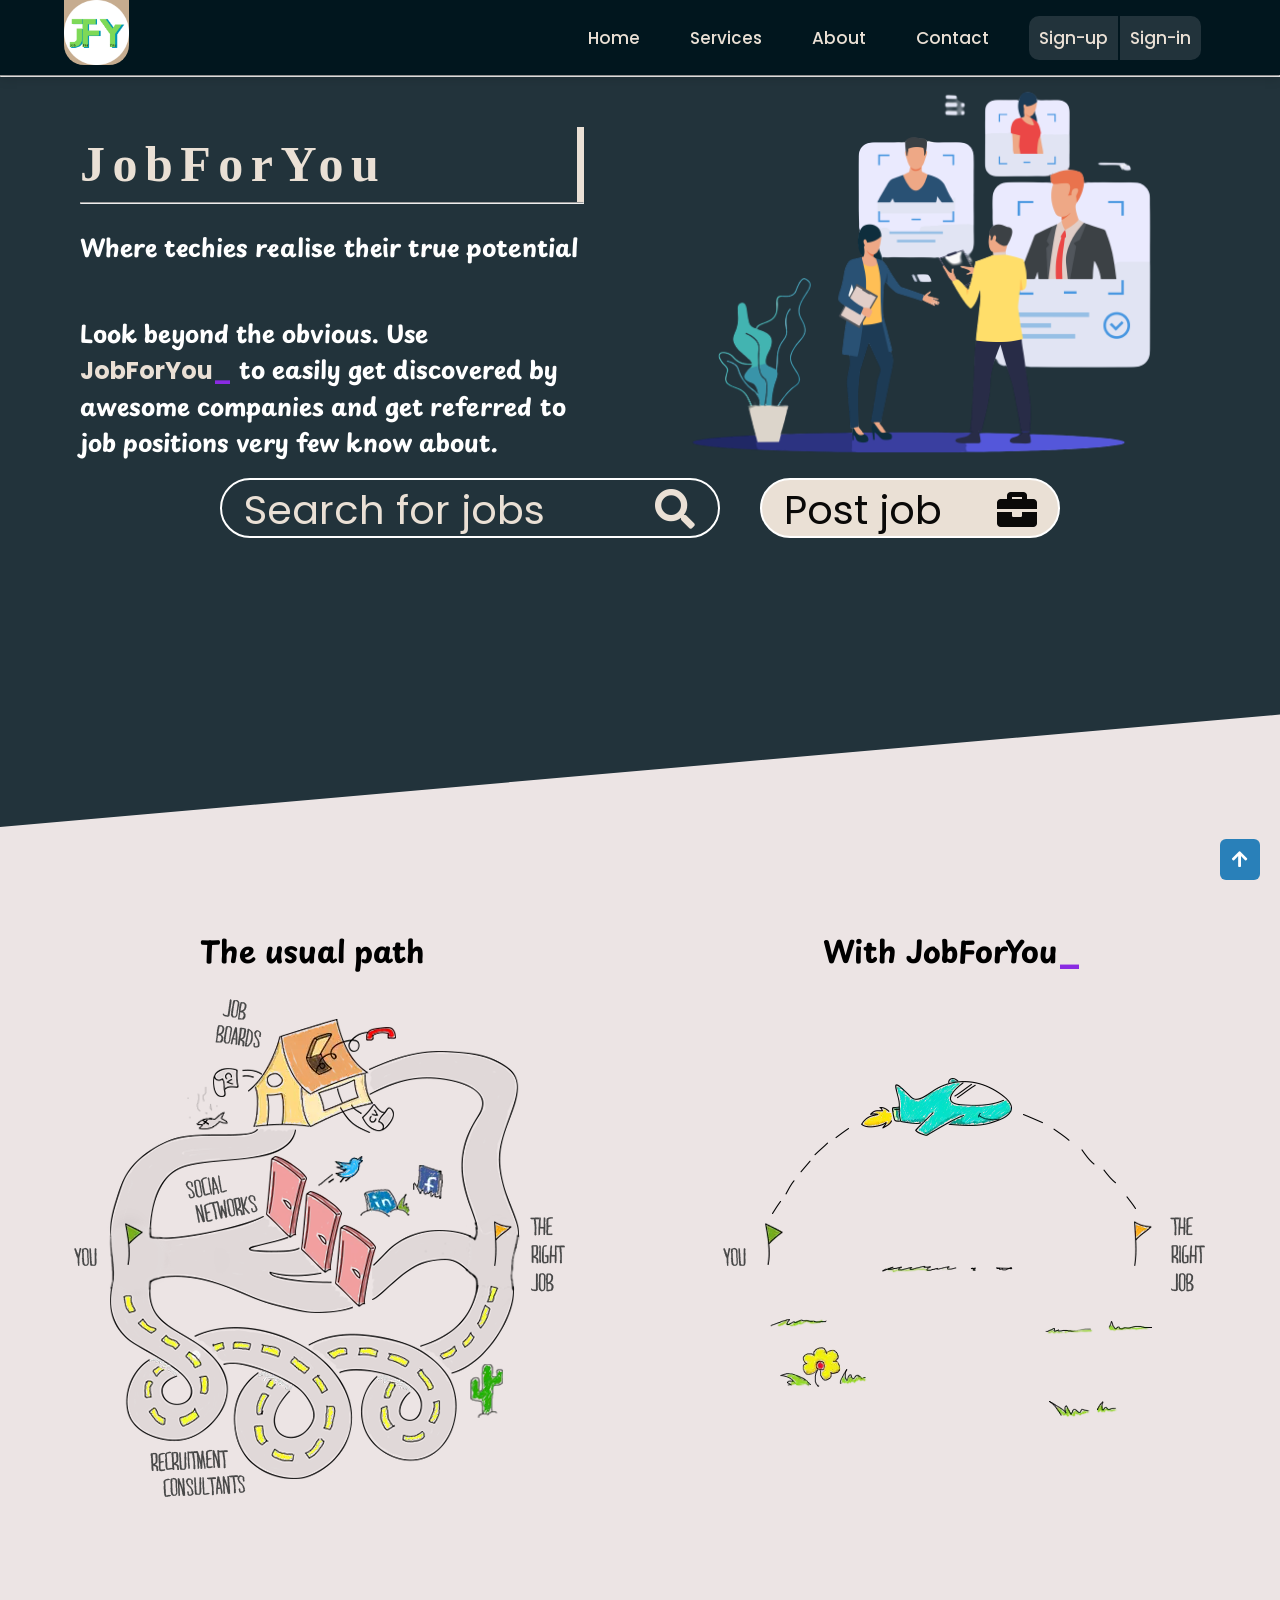
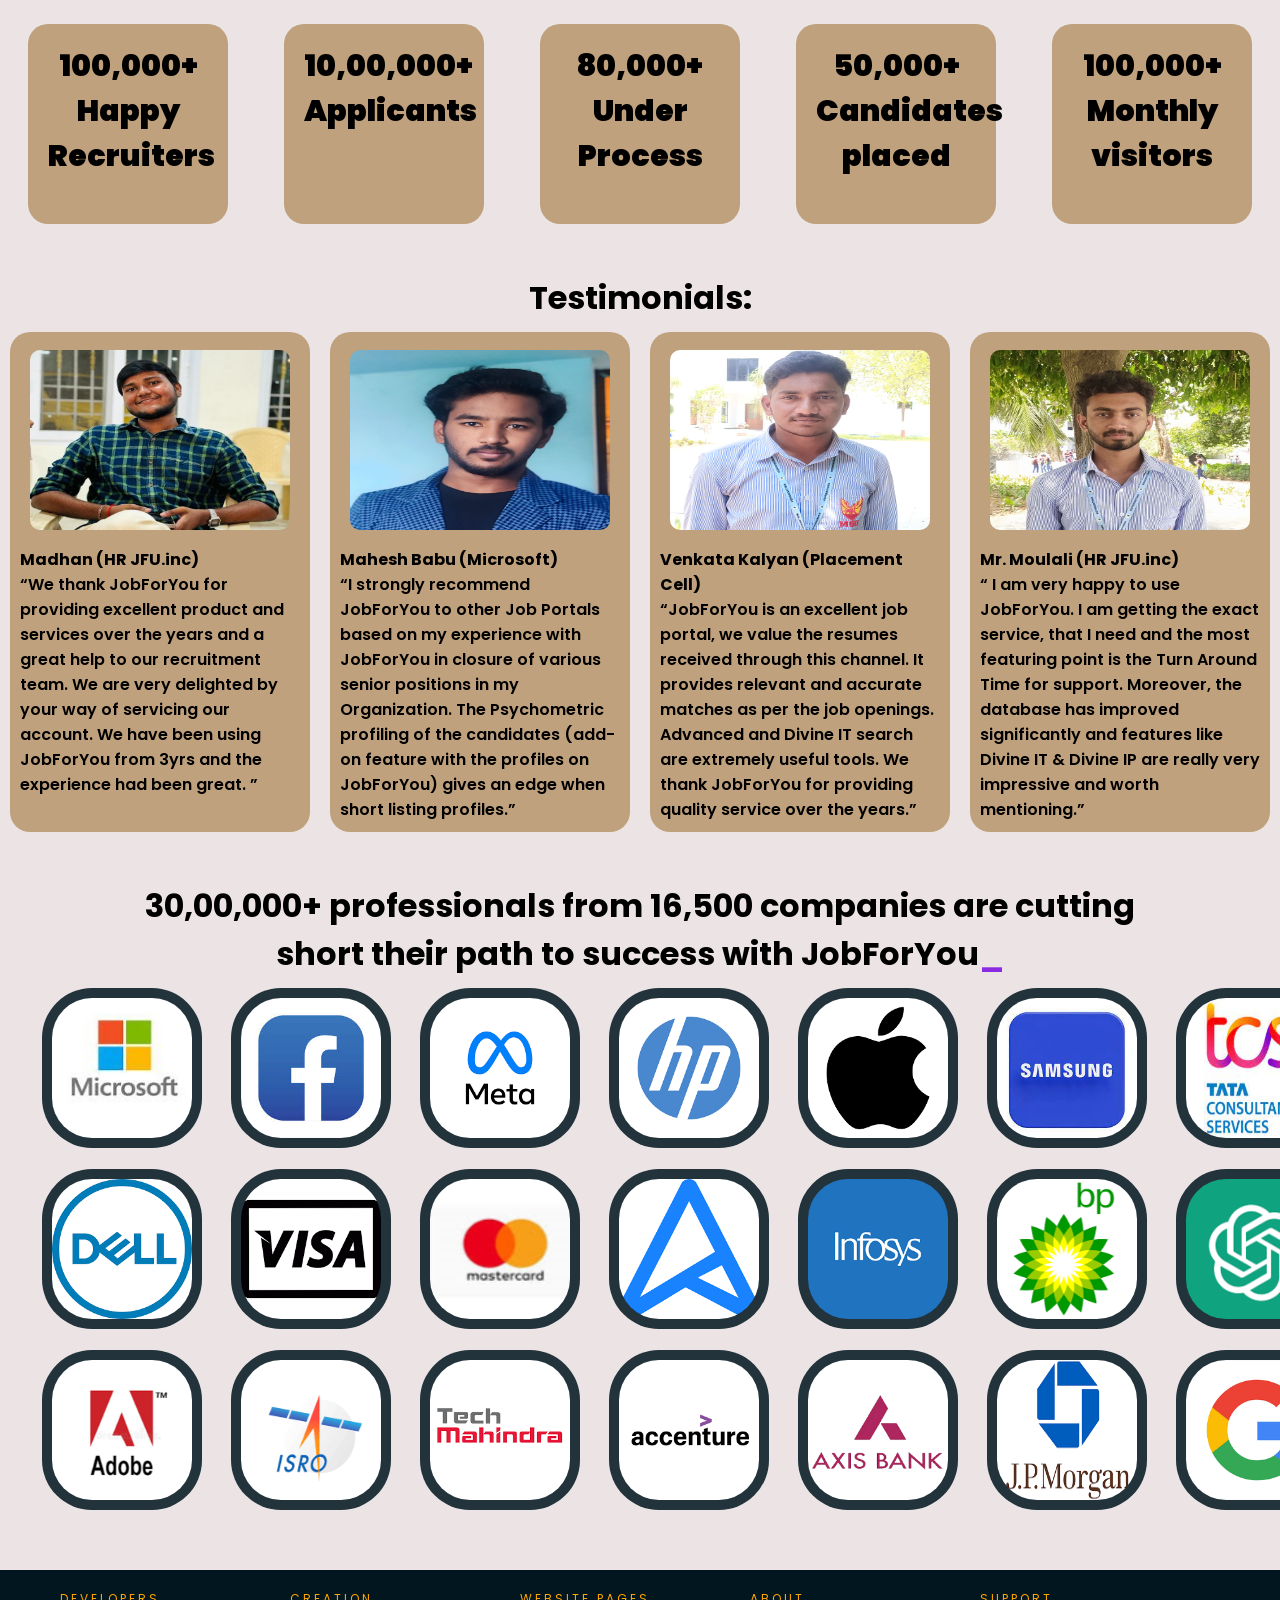
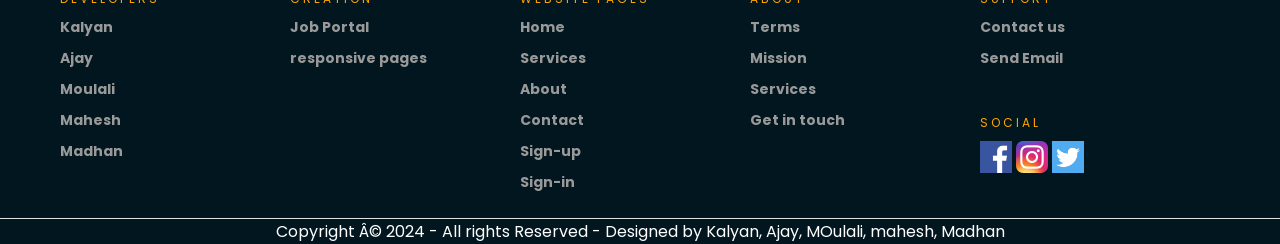
<file: index.html>
<!DOCTYPE html>

<html lang="en" dir="ltr">
<span id="top_page"></span>

<head>
  <metacharset="UTF-8">
    <title>JobForYou</title>
    <link rel="stylesheet" href="style.css">
    <link rel="stylesheet" href="https://cdnjs.cloudflare.com/ajax/libs/font-awesome/4.7.0/css/font-awesome.min.css">
    <link rel="stylesheet" href="https://cdnjs.cloudflare.com/ajax/libs/font-awesome/5.15.2/css/all.min.css" />
    <meta name="viewport" content="width=device-width, initial-scale=1.0">
</head>

<body>
  <nav>
    <div class="navbar">
        <div class="logo"><a href="index.html"><img src="Your paragraph text (2)-photoaidcom-cropped (1).png" height="70px" alt="Logo"></a></div>
        <ul class="menu">
            <li><a href="index.html">Home</a></li>
            <li><a href="job search.html">Services</a></li>
            <li><a href="about.html">About</a></li>
            <li><a href="contact us.html">Contact</a></li>
            <div><li class="left"><a href="SignUp.html ">Sign-up</a></li><li class="right"><a href="SignUp.html">Sign-in</a></li></div>    
        </ul>
    </div>
</nav>
  <hr>
  <main class="main">
    <div class="introduction">
      <div id="section1">
        <div id="text1"><br><br>
          <h1>JobForYou<span style="color: blueviolet;"></span></h1>
          <hr><br>
          <h2>Where techies realise their true potential</h2><br><br>
          <h2>Look beyond the obvious. Use <span style="color: #EAE0D5;">JobForYou</span><span
              style="color: blueviolet;">_</span> to easily get discovered by awesome companies and get referred to job
            positions very few know about.</h2>
        </div>

        <div id="img1"><img src="5562385_21404-.png" alt="Illustration"></div>
      </div>
      <div class="select">
        <a href="job search.html">
          <div id="search">&nbsp;&nbsp;Search for jobs&nbsp&nbsp;&nbsp;&nbsp;&nbsp;&nbsp;&nbsp;&nbsp;&nbsp;&nbsp;<i
              class="fa fa-search"></i></div>
        </a>
        <a href="job search.html">
          <div id="post">&nbsp;&nbsp;Post job&nbsp;&nbsp;&nbsp;&nbsp;&nbsp;<i class="fa fa-briefcase"></i></div>
        </a>
      </div>
    </div>
    <br><br><br><br>
    <div class="diff">
      <div class="text">
        <div id="other">
          <h2>The usual path</h2>
        </div>
        <div id="us">
          <h2>With JobForYou<span style="color: blueviolet;">_</span> </h2>
        </div>
      </div>
      <div class="images">
        <div id="others"><img src="before_image.png" alt="others"></div>
        <div id="uss"><img src="after_image.png" alt="with us"></div>
      </div>
    </div>
    <br><br>
    <div class="happy">
      <div>
        <p>100,000+ <br> Happy Recruiters</p>
      </div>
      <div>
        <p>10,00,000+ <br> Applicants</p>
      </div>
      <div>
        <p>80,000+ <br> Under Process</p>
      </div>
      <div>
        <p>50,000+ <br> Candidates placed</p>
      </div>
      <div>
        <p>100,000+ <br> Monthly visitors</p>
      </div>
    </div>
    <h1>Testimonials:</h1>
    <div class="testimonial">
      <div class="test1">
        <div class="image">
          <img src="Madhan.jpg" alt="Person1">
        </div>
        <div class="texttest">
          <p><b>Madhan (HR JFU.inc)</b><br><q>We thank JobForYou for providing excellent product and services over the
              years and a great help to our recruitment team. We are very delighted by your way of servicing our
              account. We have been using JobForYou from 3yrs and the experience had been great. </q></p>
        </div>
      </div>
      <div class="test1">
        <div class="image">
          <img src="Mahesh.jpg" alt="person2">
        </div>
        <div class="texttest">
          <p><b>Mahesh Babu (Microsoft)</b><br><q>I strongly recommend JobForYou to other Job Portals based on my experience with
            JobForYou in closure of various senior positions in my Organization. The Psychometric profiling of the
              candidates (add-on feature with the profiles on JobForYou) gives an edge when short listing profiles.</q></p>
        </div>
      </div>
      <div class="test1">
        <div class="image">
          <img src="Kalyan.jpg" alt="person3">
        </div>
        <div class="texttest">
          <p><b>Venkata Kalyan (Placement Cell)</b><br><q>JobForYou is an excellent job portal, we value the resumes received
              through this channel. It provides relevant and accurate matches as per the job openings. Advanced and
              Divine IT search are extremely useful tools. We thank JobForYou for providing quality service over the
              years.</q></p>
        </div>
      </div>
      <div class="test1">
        <div class="image">
          <img src="voteid.jpg" alt="person4">
        </div>
        <div class="texttest">
          <p><b>Mr. Moulali (HR JFU.inc)</b><br><q> I am very happy to use JobForYou. I am getting the exact service,
              that I need and the most featuring point is the Turn Around Time for support. Moreover, the database has
              improved significantly and features like Divine IT & Divine IP are really very impressive and worth
              mentioning.</q></p>
        </div>
      </div>
    </div>

    <div class="explanation">
      <h1>30,00,000+ professionals from 16,500 companies are cutting short their path to success with JobForYou<span
          style="color: blueviolet;">_</span></h1>
    </div>
    <div id="container">
      <div class="comp 1"><img src="1.png" alt="microsoft"></div>
      <div class="comp 2"><img src="2.png" alt="facebook"></div>
      <div class="comp 3"><img src="3.png" alt="Meta"></div>
      <div class="comp 4"><img src="4.png" alt="HP"></div>
      <div class="comp 5"><img src="5.jpg" alt="Apple"></div>
      <div class="comp 6"><img src="6.jpg" alt="Samsung"></div>
      <div class="comp 7"><img src="7.png" alt="TCS"></div>
      <div class="comp 8"><img src="8.png" alt="Dell"></div>
      <div class="comp 9"><img src="9.png" alt="VISA"></div>
      <div class="comp 10"><img src="10.png" alt="Mastercard"></div>
      <div class="comp 11"><img src="11.png" alt="Asus"></div>
      <div class="comp 12"><img src="12.png" alt="Infosys"></div>
      <div class="comp 13"><img src="13.png" alt="BP"></div>
      <div class="comp 14"><img src="14.png" alt="Open AI"></div>
      <div class="comp 15"><img src="15.png" alt="Adobe"></div>
      <div class="comp 16"><img src="16.png" alt="ISRO"></div>
      <div class="comp 17"><img src="17.png" alt="Tech Mahindra"></div>
      <div class="comp 18"><img src="18.png" alt="Accenture"></div>
      <div class="comp 19"><img src="19.png" alt="Axis Bank"></div>
      <div class="comp 20"><img src="20.png" alt="JP Morgan"></div>
      <div class="comp 21"><img src="21.png" alt="Google"></div>
    </div>
    <br><br>
  </main>
  <div class="footer">
    <div class="contain">
        <div class="col">
            <h1>Developers</h1>
            <ul>
                <li>Kalyan</li>
                <li>Ajay</li>
                <li>Moulali</li>
                <li>Mahesh</li>
                <li>Madhan</li>
            </ul>
        </div>
        <div class="col">
            <h1>Creation</h1>
            <ul>
                <li>Job Portal</li>
                <li>responsive pages</li>
            </ul>
        </div>
        <div class="col">
            <h1>Website pages</h1>
            <ul>
                <a href="index.html"><li>Home</li></a>
                <a href="job search.html"><li>Services</li></a>
                <a href="about.html"><li>About</li></a>
                <a href="contact us.html"><li>Contact</li></a>
                <a href="SignUp.html"><li>Sign-up</li></a>
                <a href="SignUp.html"><li>Sign-in</li></a>
            </ul>
        </div>
        <div class="col">
            <h1>About</h1>
            <ul>
                <li>Terms</li>
                <li>Mission</li>
                <li>Services</li>
                <li>Get in touch</li>
            </ul>
        </div>
        <div class="col">
            <h1>Support</h1>
            <ul>
                <li>Contact us</li>
                <li>Send Email</li>
            </ul>
        </div>
        <div class="col social">
            <h1>Social</h1>
            <ul>
              <li><img src="1.1.png" width="32" style="width: 32px;" alt="facebook"></li>
              <li><img src="2,2.png" width="32" style="width: 32px;" alt="instagram"></li>
              <li><img src="3,3.png" width="32" style="width: 32px;" alt="twitter"></li>
            </ul>
        </div>
        <div class="clearfix"></div>
        <footer class="foot">
            <p> Copyright © 2024 - All rights Reserved - Designed by Kalyan, Ajay, MOulali, mahesh, Madhan </p>
        </footer>
  <div class="button">
    <a href="#top_page"><i class="fas fa-arrow-up"></i></a>
  </div>
</body>

</html>
</file>
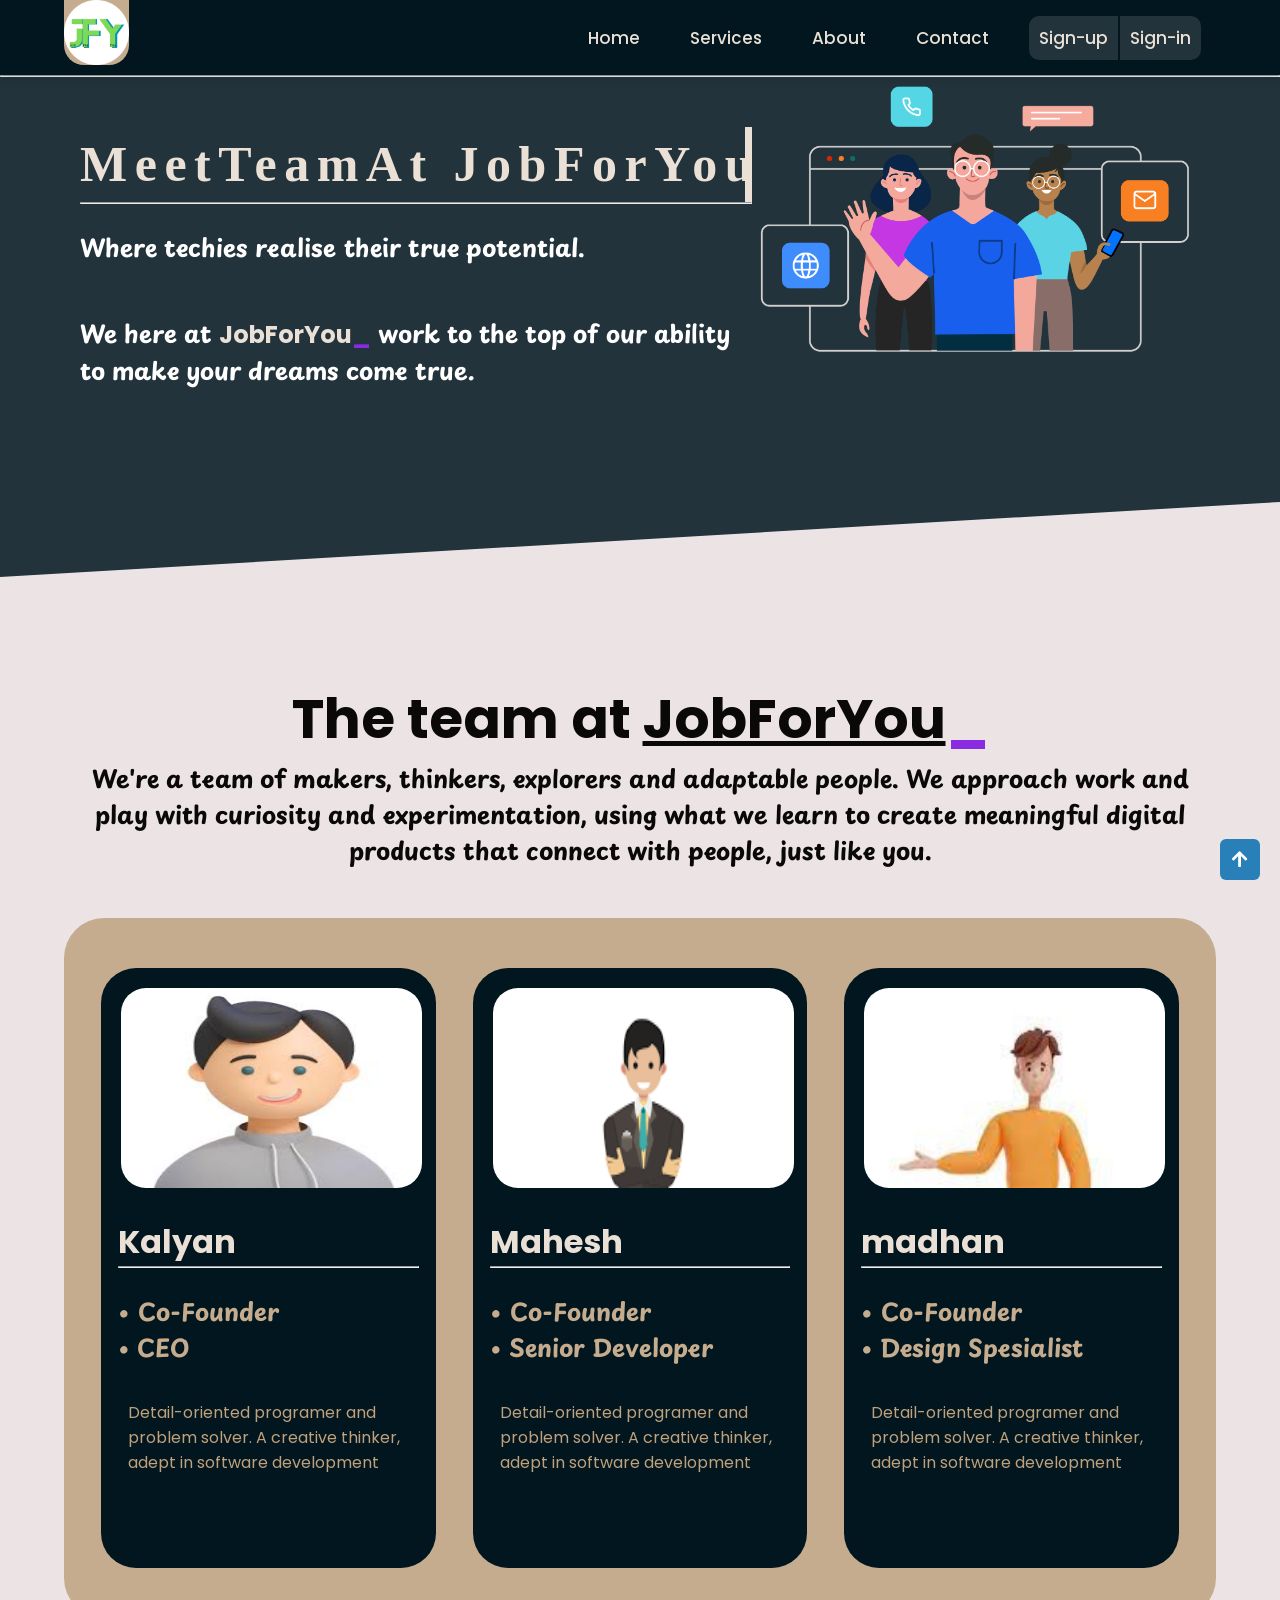
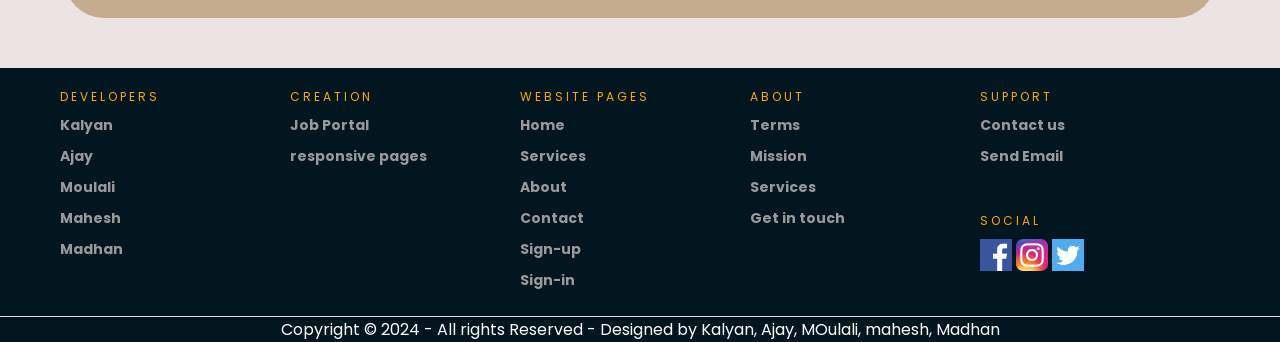
<file: about.html>
<!DOCTYPE html>

<html lang="en" dir="ltr">
<span id="top_page"></span>
<head>
    <meta charset="UTF-8">
    <title>About</title>
    <link rel="stylesheet" href="style.css">
    <link rel="stylesheet" href="https://cdnjs.cloudflare.com/ajax/libs/font-awesome/4.7.0/css/font-awesome.min.css">
    <link rel="stylesheet" href="https://cdnjs.cloudflare.com/ajax/libs/font-awesome/5.15.2/css/all.min.css" />
    <meta name="viewport" content="width=device-width, initial-scale=1.0">
</head>

<body>
    <nav>
        <div class="navbar">
            <div class="logo"><a href="index.html"><img src="Your paragraph text (2)-photoaidcom-cropped (1).png" height="70px" alt="illustration"></a></div>
            <ul class="menu">
                <li><a href="index.html">Home</a></li>
                <li><a href="job search.html">Services</a></li>
                <li><a href="about.html">About</a></li>
                <li><a href="contact us.html">Contact</a></li>
                <div>
                    <li class="left"><a href="SignUp.html">Sign-up</a></li>
                    <li class="right"><a href="#Feedback">Sign-in</a></li>
                </div>
            </ul>
        </div>
    </nav>
    <hr>
    <main class="main about">
        <div class="introduction">
            <div id="section1">
                <div id="text1"><br><br>
                    <h1>
                    MeetTeamAt JobForYou<span style="color: blueviolet;">_</span>
                    </h1>
                    <hr><br>
                    <h2>
                        Where techies realise their true potential.
                    </h2><br><br>
                    <h2>We here at <span style="color: #EAE0D5;">JobForYou</span><span style="color: blueviolet;">_</span>
                        work to the top of our ability to make your dreams come true.
                    </h2>
                </div>

                <div id="img1"><img src="team.png" alt=""></div>
            </div>

        </div>
        <br><br><br><br>
        <div class="team">
            <h1>The team at <u>JobForYou</u><span style="color: blueviolet;">_</span></h1>
            <h2>We're a team of makers, thinkers, explorers and adaptable people. We approach work and play with
                curiosity and experimentation, using what we learn to create meaningful digital products that connect
                with people, just like you. </h2>
            <br><br>
            <div id="people">
                <div class="person p1">
                    <div class="img"><img src="person1.jpg" alt="Kalyan"></div>
                    <div id="text2">
                        <h1>Kalyan</h1>
                        <hr>
                        <br>
                        <h2>&#8226; Co-Founder</h2>
                        <h2>&#8226; CEO</h2>
                        <br>
                        <p>Detail-oriented programer and problem solver. A creative thinker, adept in software
                            development </p>
                    </div>
                </div>
                <div class="person p2">
                    <div class="img"><img src="person2.png" alt="Mahesh"></div>
                    <div id="text2">
                        <h1>Mahesh</h1>
                        <hr>
                        <br>
                        <h2>&#8226; Co-Founder</h2>
                        <h2>&#8226; Senior Developer</h2>
                        <br>
                        <p>Detail-oriented programer and problem solver. A creative thinker, adept in software
                            development </p>
                    </div>
                </div>
                <div class="person p3">
                    <div class="img"><img src="person3.jpg" alt="Moulali"></div>
                    <div id="text2">
                        <h1>madhan</h1>
                        <hr>
                        <br>
                        <h2>&#8226; Co-Founder</h2>
                        <h2>&#8226; Design Spesialist</h2>
                        <br>
                        <p>Detail-oriented programer and problem solver. A creative thinker, adept in software
                            development </p>
                    </div>
                </div>
            </div>
        </div>
        <br><br>
    </main>
    <div class="footer">
        <div class="contain">
            <div class="col">
                <h1>Developers</h1>
                <ul>
                    <li>Kalyan</li>
                    <li>Ajay</li>
                    <li>Moulali</li>
                    <li>Mahesh</li>
                    <li>Madhan</li>
                </ul>
            </div>
            <div class="col">
                <h1>Creation</h1>
                <ul>
                    <li>Job Portal</li>
                    <li>responsive pages</li>
                </ul>
            </div>
            <div class="col">
                <h1>Website pages</h1>
                <ul>
                    <a href="index.html"><li>Home</li></a>
                    <a href="job search.html"><li>Services</li></a>
                    <a href="about.html"><li>About</li></a>
                    <a href="contact us.html"><li>Contact</li></a>
                    <a href="SignUp.html"><li>Sign-up</li></a>
                    <a href="SignUp.html"><li>Sign-in</li></a>
                </ul>
            </div>
            <div class="col">
                <h1>About</h1>
                <ul>
                    <li>Terms</li>
                    <li>Mission</li>
                    <li>Services</li>
                    <li>Get in touch</li>
                </ul>
            </div>
            <div class="col">
                <h1>Support</h1>
                <ul>
                    <li>Contact us</li>
                    <li>Send Email</li>
                </ul>
            </div>
            <div class="col social">
                <h1>Social</h1>
                <ul>
                    <li><img src="1.1.png" width="32" style="width: 32px;" alt="facebook"></li>
                    <li><img src="2,2.png" width="32" style="width: 32px;" alt="instagram"></li>
                    <li><img src="3,3.png" width="32" style="width: 32px;" alt="twitter"></li>
                </ul>
            </div>
            <div class="clearfix"></div>
            <footer class="foot">
                <p> Copyright © 2024 - All rights Reserved - Designed by Kalyan, Ajay, MOulali, mahesh, Madhan </p>
            </footer>
            <div class="button">
                <a href="#top_page"><i class="fas fa-arrow-up"></i></a>
            </div>
</body>

</html>
</file>
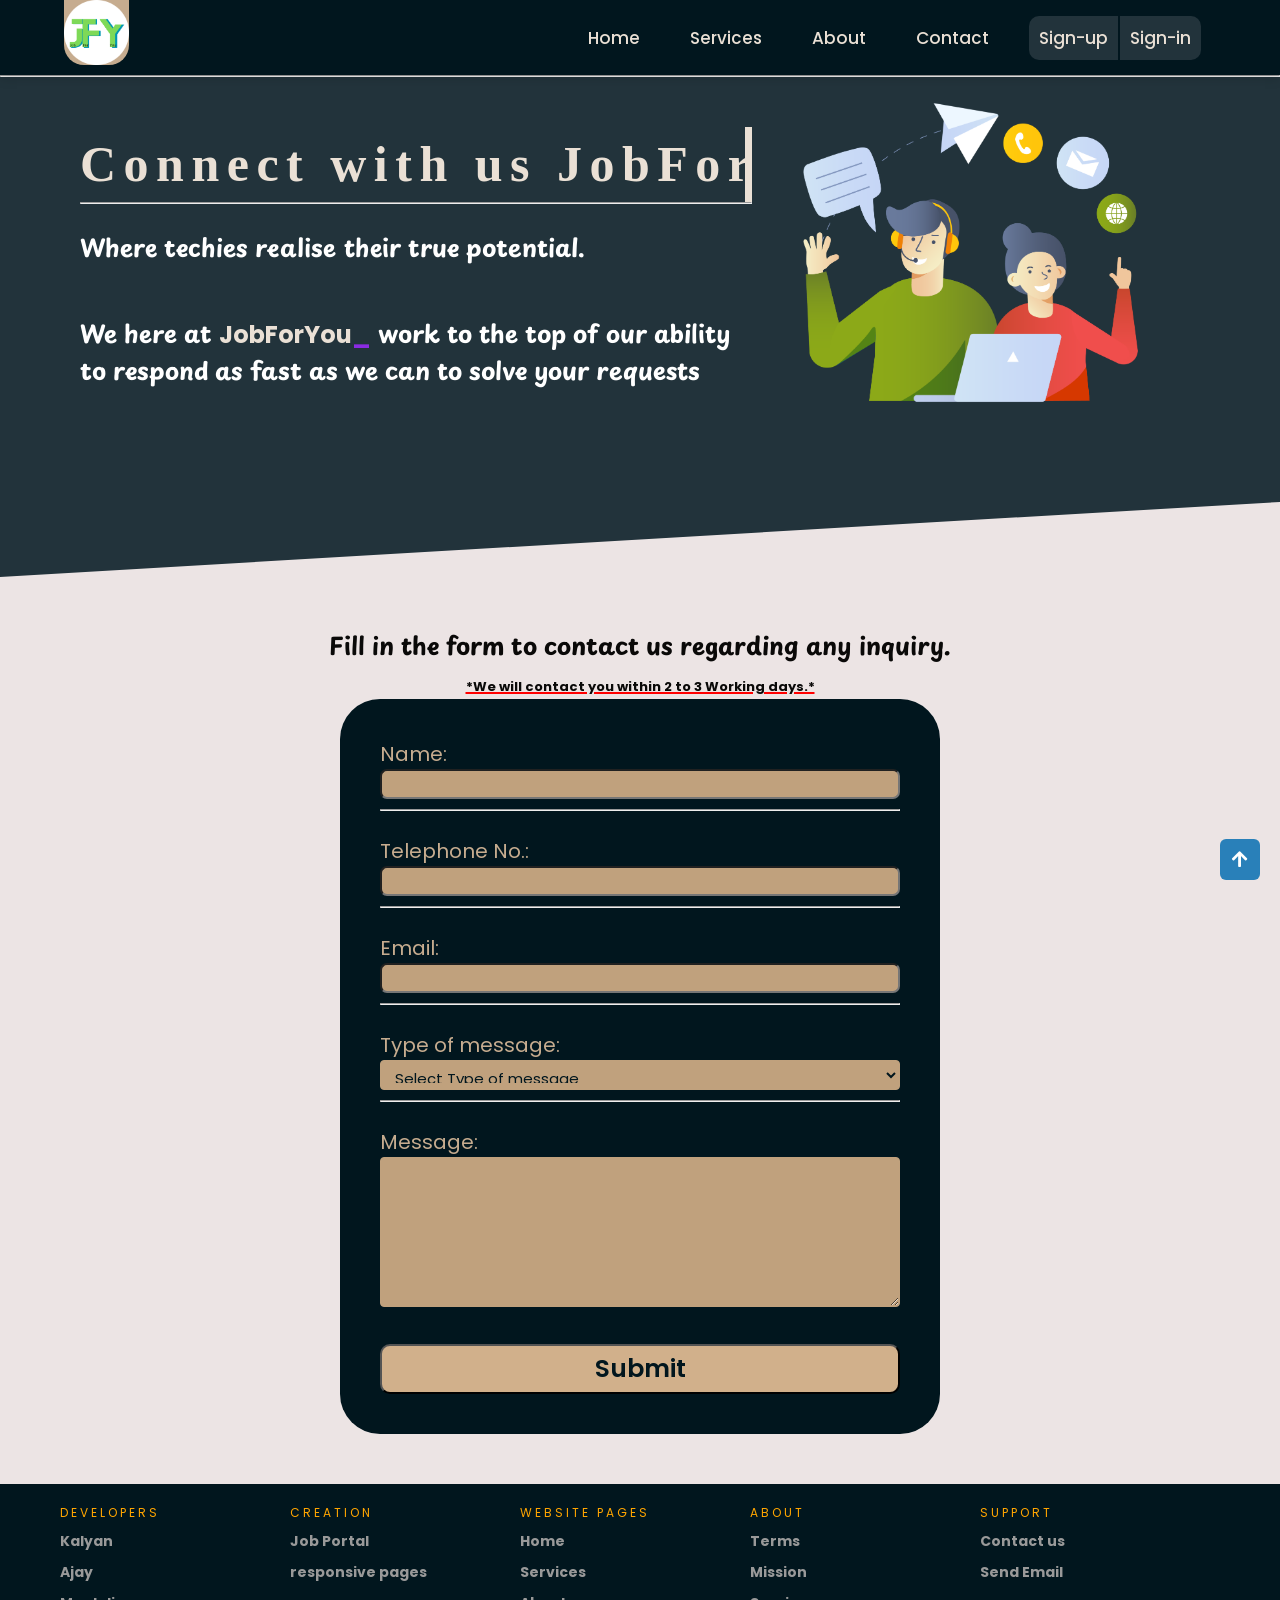
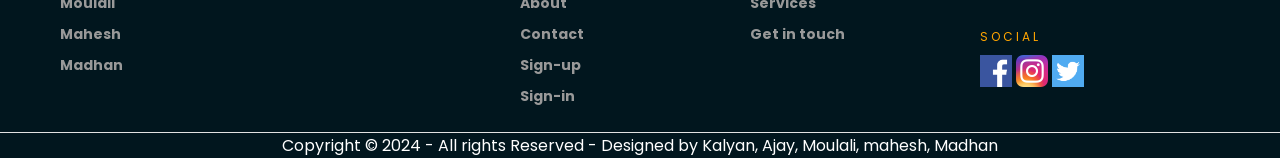
<file: contact us.html>
<!DOCTYPE html>

<html lang="en" dir="ltr">
<span id="top_page"></span>
<head>
    <meta charset="UTF-8">
    <title>Contact Us</title>
    <link rel="stylesheet" href="style.css">
    <link rel="stylesheet" href="https://cdnjs.cloudflare.com/ajax/libs/font-awesome/4.7.0/css/font-awesome.min.css">
    <link rel="stylesheet" href="https://cdnjs.cloudflare.com/ajax/libs/font-awesome/5.15.2/css/all.min.css" />
    <meta name="viewport" content="width=device-width, initial-scale=1.0">
</head>

<body>
    <nav>
        <div class="navbar">
            <div class="logo"><a href="index.html"><img src="Your paragraph text (2)-photoaidcom-cropped (1).png" height="70px" alt="logo"></a></div>
            <ul class="menu">
                <li><a href="index.html">Home</a></li>
                <li><a href="job search.html">Services</a></li>
                <li><a href="about.html">About</a></li>
                <li><a href="contact us.html">Contact</a></li>
                <div><li class="left"><a href="SignUp.html">Sign-up</a></li><li class="right"><a href="SignUp.html">Sign-in</a></li></div>    
            </ul>
        </div>
    </nav>
    <hr>
    <main class="main about">
        <div class="introduction">
            <div id="section1">
                <div id="text1"><br><br>
                    <h1>
                        Connect with us JobForYou<span style="color: blueviolet;">_</span>
                    </h1>
                    <hr><br>
                    <h2>
                        Where techies realise their true potential.
                    </h2><br><br>
                    <h2>
                        We here at <span style="color: #EAE0D5;">JobForYou</span><span style="color: blueviolet;">_</span>
                        work to the top of our ability to respond as fast as we can to solve your requests
                    </h2>
                </div>

                <div id="img1"><img src="contact-us1.png" alt="Illustration"></div>
            </div>

        </div>
        <br><br>
        <div class="Contact">
            <h2>Fill in the form to contact us regarding any inquiry.<br> <span>*We will contact you within 2 to 3 Working days.*</span></h2>
            <section class="job-submission1">
                <div class="job_posting">
                <form id="jobForm1">
                   <label for="jobTitle">Name:</label><br>
                   <input type="text" id="jobTitle" required><hr><br>
                   <label for="companyName">Telephone No.:</label><br>
                   <input type="text" id="companyName" required><hr><br>
                   <label for="jobLocation">Email:</label><br>
                   <input type="text" id="jobLocation" required><hr><br>
                   <label for="job_role">Type of message:</label>
                   <div>
                    <select id="job_role" name="job_role">
                        <option value="" >Select Type of message</option>
                        <option value="frontend">Inquiry</option>
                        <option value="backend">Grievience</option>
                        <option value="full_stack">Technical issue</option>
                        <option value="soft_engineer">Job Openings</option>
                        <option value="Cyber">Report</option>
                    
                    </select>
                </div><hr><br>
                   <label for="jobDescription">Message:</label><br>  
                   <textarea id="jobDescription" rows="2"  required></textarea><br> 
                   <button id='submit_job'type="submit">Submit</button>
                  </form>
                </div>
            </section>
        <br><br>
        <!-- <div id="remarks" style="font-size: 30px ;">Made with &#9829; by Vibhav Yadav</div> -->
    </main>
    <div class="footer">
        <div class="contain">
            <div class="col">
                <h1>Developers</h1>
                <ul>
                    <li>Kalyan</li>
                    <li>Ajay</li>
                    <li>Moulali</li>
                    <li>Mahesh</li>
                    <li>Madhan</li>
                </ul>
            </div>
            <div class="col">
                <h1>Creation</h1>
                <ul>
                    <li>Job Portal</li>
                    <li>responsive pages</li>
                    <!-- <li></li>
                    <li>Contact</li>
                    <li>Sign-up page</li> -->
                </ul>
            </div>
            <div class="col">
                <h1>Website pages</h1>
                <ul>
                    <a href="index.html"><li>Home</li></a>
                    <a href="job search.html"><li>Services</li></a>
                    <a href="about.html"><li>About</li></a>
                    <a href="contact us.html"><li>Contact</li></a>
                    <a href="SignUp.html"><li>Sign-up</li></a>
                    <a href="SignUp.html"><li>Sign-in</li></a>
                </ul>
            </div>
            <div class="col">
                <h1>About</h1>
                <ul>
                    <li>Terms</li>
                    <li>Mission</li>
                    <li>Services</li>
                    <li>Get in touch</li>
                </ul>
            </div>
            <div class="col">
                <h1>Support</h1>
                <ul>
                    <li>Contact us</li>
                    <li>Send Email</li>
                </ul>
            </div>
            <div class="col social">
                <h1>Social</h1>
                <ul>
                    <li><img src="1.1.png" width="32" style="width: 32px;" alt="facebook"></li>
                    <li><img src="2,2.png" width="32" style="width: 32px;" alt="instagram"></li>
                    <li><img src="3,3.png" width="32" style="width: 32px;" alt="twitter"></li>
                </ul>
            </div>
            <div class="clearfix"></div>
            <footer class="foot">
                <p> Copyright © 2024 - All rights Reserved - Designed by Kalyan, Ajay, Moulali, mahesh, Madhan </p>
            </footer>
    <div class="button">
        <a href="#top_page"><i class="fas fa-arrow-up"></i></a>
    </div>
</body>

</html>
</file>
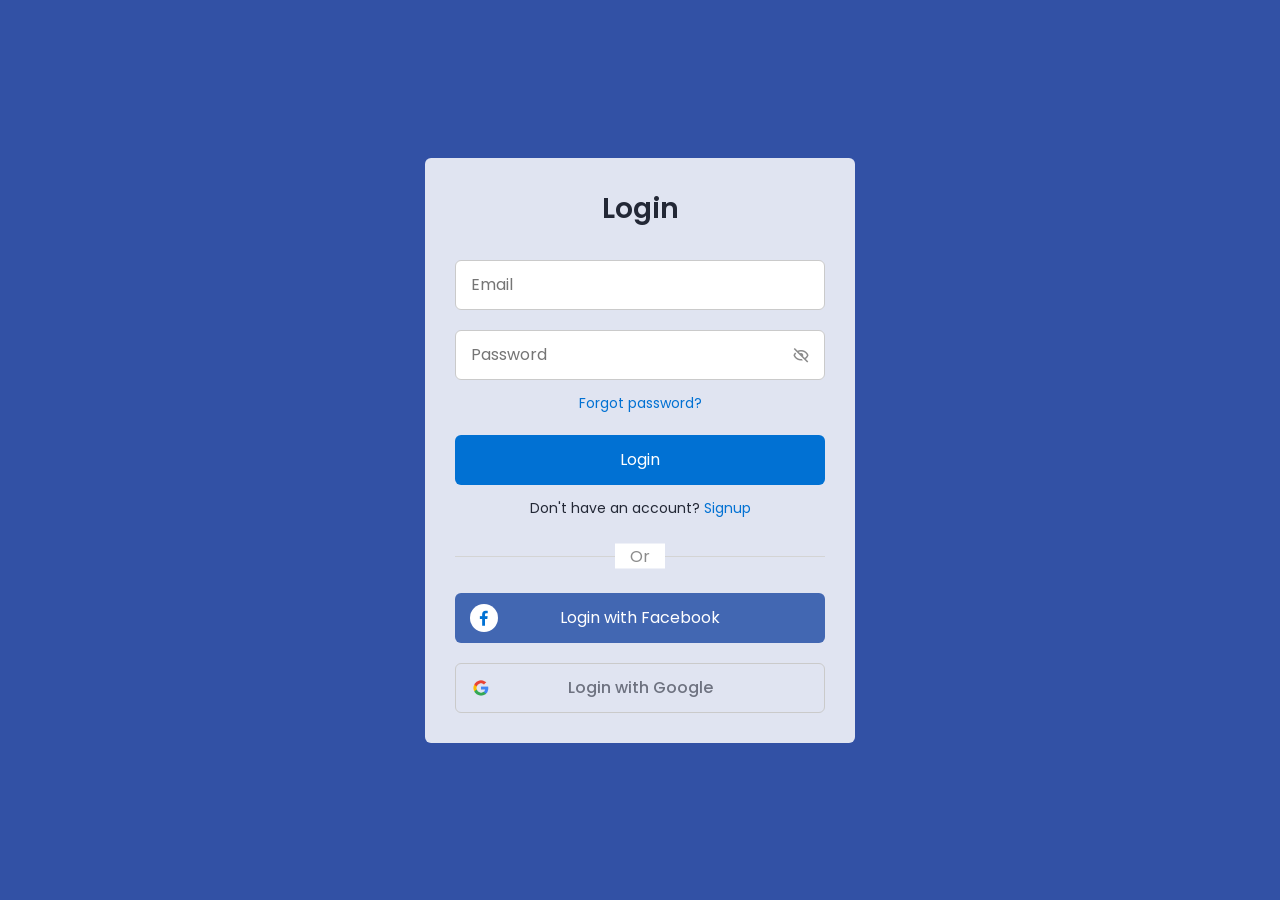
<file: SignUp.html>
<!DOCTYPE html>
<html lang="en">
<head>
    <meta charset="UTF-8">
    <meta http-equiv="X-UA-Compatible" content="IE=edge">
    <meta name="viewport" content="width=device-width, initial-scale=1.0">
    <title>Sign-Up form</title>
    <link rel="stylesheet" href="Sstyle.css">
    <link href='https://unpkg.com/boxicons@2.1.4/css/boxicons.min.css' rel='stylesheet'>

</head>
<body>
    <section class="container forms">
        <div class="form login">
            <div class="form-content">
                <header>Login</header>
                <form action="job search.html">
                    <div class="field input-field">
                        <input type="email" placeholder="Email" class="input" required>
                    </div>

                    <div class="field input-field">
                        <input type="password" placeholder="Password" class="password" required>
                        <i class='bx bx-hide eye-icon'></i>
                    </div>

                    <div class="form-link">
                        <a href="#" class="forgot-pass">Forgot password?</a>
                    </div>

                    <div class="field button-field">
                        <button>Login</button></a>
                    </div>
                </form>

                <div class="form-link">
                    <span>Don't have an account? <a href="#" class="link signup-link">Signup</a></span>
                </div>
            </div>

            <div class="line"></div>

            <div class="media-options">
                <a href="#" class="field facebook">
                    <i class='bx bxl-facebook facebook-icon'></i>
                    <span>Login with Facebook</span>
                </a>
            </div>

            <div class="media-options">
                <a href="#" class="field google">
                    <img src="google-image.png" alt="google" class="google-img">
                    <span>Login with Google</span>
                </a>
            </div>

        </div>

        <div class="form signup">
            <div class="form-content">
                <header>Signup</header>
                <form action="index.php" method="post">
                    <div class="field input-field">
                        <input type="email" placeholder="Email" class="input" name="email" required>
                    </div>

                    <div class="field input-field">
                        <input type="password" placeholder="Create password" class="password" name="npwd" required>
                        <i class='bx bx-hide eye-icon'></i>
                    </div>

                    <div class="field input-field">
                        <input type="password" placeholder="Confirm password" class="password" name="cpwd" required>
                        <i class='bx bx-hide eye-icon'></i>
                    </div>

                    <div class="field button-field">
                        <button>Signup</button>
                    </div>
                </form>

                <div class="form-link">
                    <span>Already have an account? <a href="#" class="link login-link">Login</a></span>
                </div>
            </div>

            <div class="line"></div>

            <div class="media-options">
                <a href="#" class="field facebook">
                    <i class='bx bxl-facebook facebook-icon'></i>
                    <span>Login with Facebook</span>
                </a>
            </div>

            <div class="media-options">
                <a href="#" class="field google">
                    <img src="google-image.png" alt="google image" class="google-img">
                    <span>Login with Google</span>
                </a>
            </div>

        </div>
    </section>

    <script src="Sscript.js"></script>
</body>
</html>
</file>
<file: style.css>
@import "https://fonts.googleapis.com/css2?family=Poppins:wght@200;300;400;500;600;700&display=swap";

@import "https://fonts.googleapis.com/css2?family=Playpen+Sans:wght@700&family=Roboto&family=Sedgwick+Ave+Display&display=swap";

* {
  margin: 0;
  padding: 0;
  box-sizing: border-box;
  font-family: "Poppins", sans-serif;
}

nav {
  position: sticky;
  margin-left: auto;
  margin-right: auto;
  height: 75px;
  background: #01161e;
  box-shadow: 0 5px 10px rgba(0, 0, 0, 0.1);
  z-index: 3;
}

nav .navbar {
  display: flex;
  align-items: center;
  justify-content: space-between;
  height: 100%;
  max-width: 90%;
  background: transparent;
  margin: auto;
}

nav .navbar .logo a img {
  position: absolute;
  top: 0;
  height: 65px;
  background-color: #c6ac8f;
  border-bottom-right-radius: 20px;
  border-bottom-left-radius: 20px;
}

nav .navbar .menu {
  display: flex;
}

.navbar .menu li a:hover {
  color: #000;
  background-color: #c6ac8f;
  border-radius: 10px;
}

.navbar .menu li {
  list-style: none;
  margin: 0 15px;
  border-radius: 10px;
  transition-property: color 1s ease-in-out 0.5s;
}

.navbar .menu div {
  display: flex;
  flex-direction: row;
  margin: 0 15px;
}

.navbar .menu div li {
  margin: 0;
}

.navbar .menu div .left a {
  background-color: #22333b;
  border-radius: 10px 0 0 10px;
  border-right: 2px solid #01161e;
}

.navbar .menu div .right a {
  background-color: #22333b;
  border-radius: 0 10px 10px 0;
}

.navbar .menu div .left a:hover {
  background-color: #c6ac8fd8;
}

.navbar .menu div .right a:hover {
  background-color: #c6ac8fd8;
}

.navbar .menu li a {
  color: #eae0d5;
  font-size: 17px;
  font-weight: 500;
  text-decoration: none;
  padding: 10px;
}

.navbar .menu li div a {
  color: #eae0d5;
  font-size: 17px;
  font-weight: 500;
  text-decoration: none;
  padding: 10px;
}

.main {
  display: flex;
  flex-direction: column;
  align-items: center;
  background-color: #ece4e4;
}

.introduction {
  height: 750px;
  width: 100%;
  background-color: #22333b;
  padding: 10px;
  text-align: left;
  justify-content: space-evenly;
  padding: 0 80px;
  clip-path: polygon(0 0, 100% 0, 100% 85%, 0% 100%);
}

.about .introduction {
  height: 500px;
  width: 100%;
  background-color: #22333b;
  padding: 10px;
  text-align: left;
  justify-content: space-evenly;
  padding: 0 80px;
  clip-path: polygon(0 0, 100% 0, 100% 85%, 0% 100%);
}

.about .introduction #text1 {
  width: 60%;
}

.about .introduction #img1 {
  width: 40%;
}

#section1 {
  display: flex;
  flex-direction: row;
}

#text1 {
  width: 45%;
}

#img1 {
  width: 55%;
}

#img1 img {
  width: 100%;
}

h2 {
  font-family: "Playpen Sans", cursive;
  color: #fff;
}

.introduction h1 {
  font-size: 50px;
  font-family: "Playfair Display", serif;
  font-weight: 700;
  color: #eae0d5;
  overflow: hidden;
  border-right: 0.15em solid #eae0d5;
  white-space: nowrap;
  margin: 0 auto;
  letter-spacing: 0.15em;
  animation: typing 3.5s steps(30, end), blink-caret 0.75s step-end infinite;
}

@keyframes typing {
  from {
    width: 0;
  }

  to {
    width: 100%;
  }
}

@keyframes blink-caret {
  from,
  to {
    border-color: transparent;
  }

  50% {
    border-color: #fff;
  }
}

.select {
  display: flex;
  justify-content: center;
}

.select #search,
#post {
  height: 60px;
  width: 500px;
  color: #eae0d5;
  border: 2px solid #fff;
  border-radius: 30px;
  font-size: 40px;
  margin: 20px;
  background-color: #22333b;
  margin-top: 1px;
  transform: scale(1, 1);
  transition: transform 1s ease-in-out 0.1s;
}

#post {
  width: 300px;
  background-color: #eae0d5;
  color: #0a0908;
}

#search:hover {
  transform: scale(1.1, 1.1);
}

#post:hover {
  transform: scale(1.1, 1.1);
}

.pic img {
  height: 400px;
  width: 100%;
}

.diff {
  width: 100%;
}

.text {
  display: flex;
  width: 100%;
  justify-content: space-around;
}

.text #other,
#us {
  display: inline-block;
  font-size: 20px;
  margin: 20px;
  margin-top: 1px;
}

.diff h2 {
  color: #000;
}

.images {
  display: flex;
  width: 100%;
  justify-content: space-around;
}

.images #others,
#uss {
  display: inline-block;
  margin: 20px;
  margin-top: 1px;
}

.explanation {
  width: 100%;
  padding: 0 100px;
  text-align: center;
}

.happy {
  width: 100%;
  display: flex;
  justify-content: center;
  justify-content: space-around;
  margin: 50px 0;
}

.happy div {
  width: 200px;
  height: 200px;
  background-color: #c0a17d;
  text-align: center;
  border-radius: 20px;
}

.happy div p {
  margin-top: auto;
  margin-bottom: auto;
  font-size: 30px;
  font-weight: 900;
  padding: 20px;
}

.testimonial {
  width: 100%;
  display: flex;
  justify-content: center;
  justify-content: space-around;
  margin: 10px 0 50px;
}

.testimonial .test1 {
  width: 300px;
  height: 500px;
  background-color: #c0a17d;
  text-align: center;
  border-radius: 20px;
}

.testimonial .test1 div img {
  width: 260px;
  height: 180px;
  margin-top: 18px;
  border-radius: 10px;
}

.testimonial .test1 div.texttest {
  text-align: left;
  padding-top: 10px;
  padding-left: 10px;
  padding-right: 10px;
  font-weight: 600;
}

#container {
  width: 95%;
  display: inline-grid;
  grid-template-columns: repeat(7, auto);
  grid-template-rows: repeat(3, auto);
  grid-gap: 1px 9px;
  justify-content: space-evenly;
}

#container .comp {
  display: inline-block;
  height: 160px;
  width: 160px;
  background-color: #22333b;
  border-radius: 50px;
  margin: 10px;
  transition: all 0.2s ease-in;
}

#container .comp img {
  height: 140px;
  width: 140px;
  margin: 10px;
  border-radius: 40px;
  transition: all 0.2s ease-in-out;
}

#container .comp:hover img {
  height: 150px;
  width: 150px;
  margin: 5px;
  border-radius: 45px;
}

@media (max-width: 790px) {
  .navbar .menu li {
    list-style: none;
    margin: 0 5px;
    border-radius: 0 10px;
  }

  .navbar .menu li a {
    font-size: 13px;
    font-weight: 800;
  }

  .introduction h1 {
    font-size: 45px;
  }

  .introduction h2 {
    font-size: 20px;
  }

  .select {
    flex-wrap: wrap;
  }
}

.button a {
  position: fixed;
  bottom: 20px;
  right: 20px;
  color: #fff;
  background: #2980b9;
  padding: 7px 12px;
  font-size: 18px;
  border-radius: 6px;
  box-shadow: rgba(0, 0, 0, 0.15);
}

.team,
.Contact {
  width: 90%;
  text-align: center;
}

.team h1 {
  font-size: 55px;
  color: #0a0908;
}

.team h2,
.Contact h2 {
  color: #0a0908;
}

.team #people {
  width: 100%;
  height: 700px;
  background-color: #c6ac8f;
  border-radius: 40px;
  display: flex;
  flex-direction: row;
  flex-wrap: wrap;
  justify-content: center;
  align-content: center;
  justify-content: space-evenly;
}

#people .person {
  height: 600px;
  width: 29%;
  background-color: #01161e;
  border-radius: 35px;
}

.person .img {
  width: 100%;
  height: 250px;
}

.person .img img {
  height: 80%;
  width: 90%;
  margin: 20px;
  border-radius: 25px;
}

.person #text2 {
  height: 95%;
  width: 90%;
}

#text2 {
  text-align: left;
  margin-left: auto;
  margin-right: auto;
}

#text2 h1 {
  color: #eae0d5;
  font-size: 32px;
}

#text2 h2 {
  color: #c6ac8f;
}

#text2 p {
  color: #c0a17d;
  padding: 10px;
}

a {
  text-decoration: none;
}

.job-item {
  width: 80%;
  background-color: #01161e;
  margin: 25px auto;
  padding: 30px;
  border-radius: 40px;
  display: flex;
}

.job-item h1 {
  width: 900px;
  color: #0a0908;
  font-size: 30px;
  background-color: #c0a17d;
  border-radius: 10px;
  padding-left: 10px;
  padding-right: 10px;
  margin-right: 20px;
}

.job-item p {
  color: #c6ac8f;
  font-size: 18px;
  margin: 10px 0;
  margin-right: 40px;
}

.job-item .company {
  width: 300px;
}

.job-item .location {
  width: 300px;
}

.job-item .desc {
  width: 1100px;
}

#job-listing h2,
.job-submission h2 {
  font-size: 50px;
  color: #01161e;
  text-align: center;
}

.search {
  text-align: center;
  align-content: center;
  width: 100%;
  height: 50px;
  align-items: center;
  border-radius: 40px;
}

.search input {
  border: 3px solid #c0a17d;
  border-radius: 20px;
  height: 40px;
  width: 400px;
  margin: auto;
  color: #c0a17d;
  background-color: #01161e;
  padding-left: 20px;
  font-size: 18px;
}

.search button {
  border: 3px solid #c0a17d;
  border-radius: 20px;
  height: 40px;
  width: 80px;
  margin: auto;
  color: #c0a17d;
  background-color: #01161e;
  font-size: 18px;
}

.search button:active {
  border: 3px solid #c0a17d;
  border-radius: 20px;
  height: 40px;
  width: 80px;
  margin: auto;
  color: #01161e;
  background-color: #c0a17d;
  font-size: 18px;
}

.job_search {
  background-color: #f0e2d4;
}

.job_posting {
  color: #c6ac8f;
  margin: 0 auto;
  width: 600px;
  padding: 40px;
  background-color: #01161e;
  border-radius: 40px;
}

#jobForm input,
textarea,
select {
  width: 100%;
  height: 30px;
  font-size: 20px;
  border-radius: 7px;
  color: #01161e;
  background-color: #c0a17d;
  padding: 0 7px;
  margin-bottom: 10px;
}

#jobForm textarea {
  height: 150px;
}

#jobForm label {
  font-size: 20px;
}

#jobForm button {
  margin: 20px auto 0;
}

#jobForm #submit_job {
  border-radius: 10px;
  background-color: #d1b08b;
  color: #01161e;
  font-size: 25px;
  font-weight: 600;
  width: 100%;
  height: 50px;
}

#jobForm #submit_job:active {
  background-color: #01161e;
  color: #c6ac8f;
  border: 4px solid #c6ac8f;
}

.Contact h2 span {
  font-size: small;
  text-decoration: underline solid 2px red;
}

#jobForm1 input,
textarea,
select {
  width: 100%;
  height: 30px;
  font-size: 20px;
  border-radius: 7px;
  color: #01161e;
  background-color: #c0a17d;
  padding: 0 7px;
  margin-bottom: 10px;
}

#jobForm1 textarea {
  height: 150px;
}

#jobForm1 label {
  font-size: 20px;
  text-align: left;
}

#jobForm1 button {
  margin: 20px auto 0;
}

#jobForm1 #submit_job {
  border-radius: 10px;
  background-color: #d1b08b;
  color: #01161e;
  font-size: 25px;
  font-weight: 600;
  width: 100%;
  height: 50px;
}

#jobForm1 #submit_job:active {
  background-color: #01161e;
  color: #c6ac8f;
  border: 4px solid #c6ac8f;
}

.job-submission1 {
  text-align: left;
}

.job_search #job-listing .container {
  max-width: 900px;
  margin: 0 auto;
}

#job-listing .container .apply_box {
  max-width: 600px;
  padding: 20px;
  background-color: #01161ed8;
  margin: 0 auto;
  margin-top: 50px;
  box-shadow: 4px 3px 5px rgba(1, 1, 1, 0.9);
  border-radius: 10px;
}

.apply_box .title_small {
  font-size: 20px;
}

.apply_box .form_container {
  margin-top: 20px;
  display: grid;
  grid-template-columns: repeat(auto-fit, minmax(200px, 1fr));
  gap: 20px;
}

.apply_box .form_control {
  display: flex;
  flex-direction: column;
}

.apply_box label {
  font-size: 15px;
  margin-bottom: 5px;
  color: #c0a17d;
}

.apply_box input,
select,
textarea {
  padding: 6px 10px;
  border: 1px solid #c0a17d;
  border-radius: 4px;
  font-size: 15px;
  background-color: #c0a17d;
  width: 100%;
}

.apply_box textarea {
  height: 60px;
}

.apply_box input:focus {
  outline-color: #d60909;
}

.apply_box .button_container {
  display: flex;
  justify-content: flex-end;
  margin-top: 20px;
}

.apply_box button {
  background-color: #c0a17d;
  border: transparent solid 2px;
  padding: 5px 10px;
  color: #01161e;
  border-radius: 8px;
  transition: 0.3s ease-in;
}

.apply_box button:hover {
  background-color: #ccc;
  border: 2px solid red;
  color: #000;
  transition: 0.3s ease-out;
  cursor: pointer;
}

.apply_box .textarea_control {
  grid-column: 1 / span 2;
}

.apply_box .textarea_control textarea {
  width: 100%;
}

@media (max-width: 460px) {
  .textarea_control {
    grid-column: 1 / span 1;
  }
}

.button_container {
  width: 100%;
}

.button_container button {
  width: 100%;
}

.footer {
  width: 100%;
  position: relative;
  position: absolute;
  height: auto;
  background-color: #01161e;
}

.footer .col {
  width: 190px;
  height: auto;
  float: left;
  box-sizing: border-box;
  -webkit-box-sizing: border-box;
  -moz-box-sizing: border-box;
  padding: 0 20px 20px;
  margin: 0 0 0 40px;
}

.contain {
  justify-content: space-around;
}

.footer .col h1 {
  margin: 0;
  padding: 0;
  font-family: inherit;
  font-size: 12px;
  line-height: 17px;
  padding: 20px 0 5px 0;
  color: orange;
  font-weight: 400;
  text-transform: uppercase;
  letter-spacing: 0.25em;
}

.footer .col ul {
  list-style-type: none;
  margin: 0;
  padding: 0;
}

.footer .col ul li {
  color: #999;
  font-size: 14px;
  font-family: inherit;
  font-weight: 700;
  padding: 5px 0;
  cursor: pointer;
  transition: 0.2s;
  -webkit-transition: 0.2s;
  -moz-transition: 0.2s;
}

.social ul li {
  display: inline-block;
  padding-right: 5px;
}

.footer .col ul li:hover {
  color: #fff;
  transition: 0.1s;
  -webkit-transition: 0.1s;
  -moz-transition: 0.1s;
}

.clearfix {
  clear: both;
}

.foot {
  text-align: center;
  border-top: 1px solid #e2e2e2;
  color: #fff;
}
</file>
<file: Sstyle.css>
/* Google Fonts - Poppins */
@import url("https://fonts.googleapis.com/css2?family=Poppins:wght@300;400;500;600&display=swap");

* {
  margin: 0;
  padding: 0;
  box-sizing: border-box;
  font-family: "Poppins", sans-serif;
}

.container {
  height: 100vh;
  width: 100%;
  display: flex;
  align-items: center;
  justify-content: center;
  background-color: #3251a5;
  column-gap: 30px;
}

.form {
  position: absolute;
  max-width: 430px;
  width: 100%;
  padding: 30px;
  border-radius: 6px;
  background: #ffffffd8;
}

.form.signup {
  opacity: 0;
  pointer-events: none;
}

.forms.show-signup .form.signup {
  opacity: 1;
  pointer-events: auto;
}

.forms.show-signup .form.login {
  opacity: 0;
  pointer-events: none;
}

header {
  font-size: 28px;
  font-weight: 600;
  color: #232836;
  text-align: center;
}

form {
  margin-top: 30px;
}

.form .field {
  position: relative;
  height: 50px;
  width: 100%;
  margin-top: 20px;
  border-radius: 6px;
}

.field input,
.field button {
  height: 100%;
  width: 100%;
  border: none;
  font-size: 16px;
  font-weight: 400;
  border-radius: 6px;
}

.field input {
  outline: none;
  padding: 0 15px;
  border: 1px solid#CACACA;
}

.field input:focus {
  border-bottom-width: 2px;
}

.eye-icon {
  position: absolute;
  top: 50%;
  right: 10px;
  transform: translateY(-50%);
  font-size: 18px;
  color: #8b8b8b;
  cursor: pointer;
  padding: 5px;
}

.field button {
  color: #fff;
  background-color: #0171d3;
  transition: all 0.3s ease;
  cursor: pointer;
}

.field button:hover {
  background-color: #016dcb;
}

.form-link {
  text-align: center;
  margin-top: 10px;
}

.form-link span,
.form-link a {
  font-size: 14px;
  font-weight: 400;
  color: #232836;
}

.form a {
  color: #0171d3;
  text-decoration: none;
}

.form-content a:hover {
  text-decoration: underline;
}

.line {
  position: relative;
  height: 1px;
  width: 100%;
  margin: 36px 0;
  background-color: #d4d4d4;
}

.line::before {
  content: "Or";
  position: absolute;
  top: 50%;
  left: 50%;
  transform: translate(-50%, -50%);
  background-color: #fff;
  color: #8b8b8b;
  padding: 0 15px;
}

.media-options a {
  display: flex;
  align-items: center;
  justify-content: center;
}

a.facebook {
  color: #fff;
  background-color: #4267b2;
}

a.facebook .facebook-icon {
  height: 28px;
  width: 28px;
  color: #0171d3;
  font-size: 20px;
  border-radius: 50%;
  display: flex;
  align-items: center;
  justify-content: center;
  background-color: #fff;
}

.facebook-icon,
img.google-img {
  position: absolute;
  top: 50%;
  left: 15px;
  transform: translateY(-50%);
}

img.google-img {
  height: 20px;
  width: 20px;
  object-fit: cover;
}

a.google {
  border: 1px solid #cacaca;
}

a.google span {
  font-weight: 500;
  opacity: 0.6;
  color: #232836;
}

@media screen and (max-width: 400px) {
  .form {
    padding: 20px 10px;
  }
}
</file>
